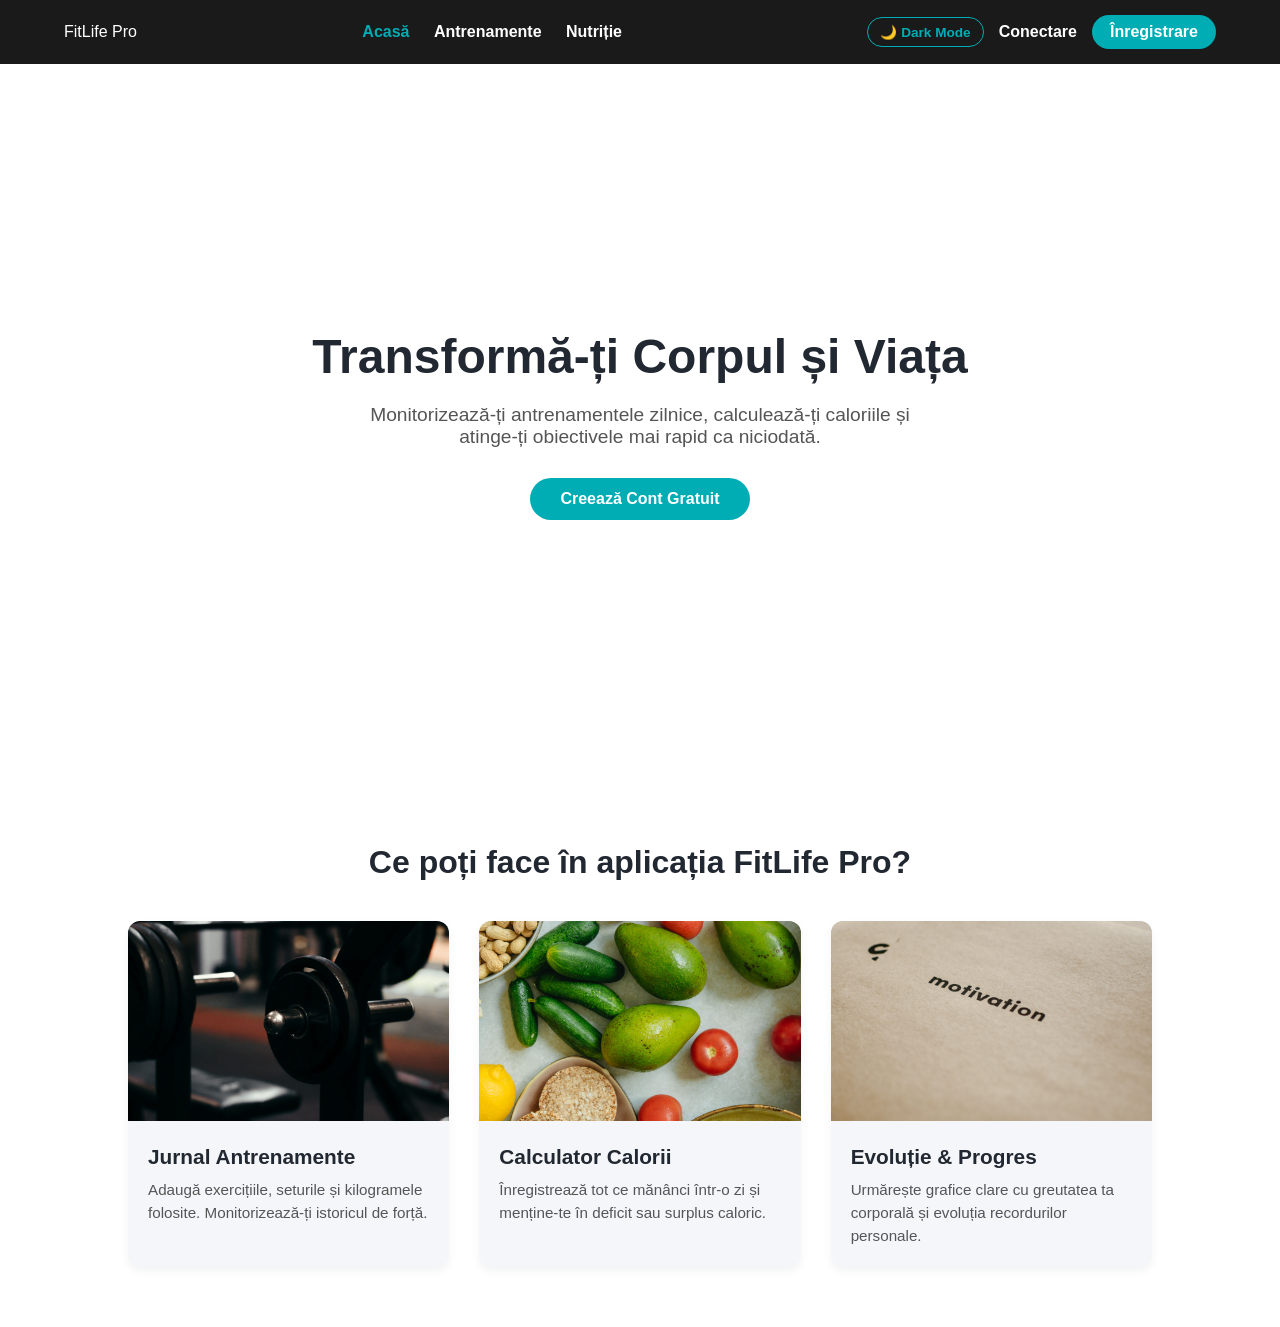
<file: index.html>
<!DOCTYPE html>
<html lang="ro">
<head>
    <meta charset="UTF-8">
    <meta name="viewport" content="width=device-width, initial-scale=1.0">
    <title>FitLife - Jurnalul Tău de Fitness</title>
    <!-- Conectarea fișierului de stil extern -->
    <link rel="stylesheet" href="style.css">
</head>
<body>

      <header class="navbar">
    <div class="logo">FitLife Pro</div>
    <nav class="nav-links">
        <a href="index.html" class="active">Acasă</a>
        <a href="antrenamente.html">Antrenamente</a>
        <a href="nutritie.html">Nutriție</a>
    </nav>
    
    <!-- AICI PUNEM BUTONUL NOU PENTRU SCHIMBAREA TEMEI -->
    <div style="display: flex; align-items: center;">
        <button id="theme-toggle" class="theme-toggle-btn">🌙 Dark Mode</button>
        
        <div class="auth-buttons" id="auth-area">
            <a href="login.html" class="login-btn">Conectare</a>
            <a href="register.html" class="register-btn">Înregistrare</a>
        </div>
    </div>
</header>

    <main class="hero-section">
        <h1>Transformă-ți Corpul și Viața</h1>
        <p>Monitorizează-ți antrenamentele zilnice, calculează-ți caloriile și atinge-ți obiectivele mai rapid ca niciodată.</p>
        <button class="cta-btn">Creează Cont Gratuit</button>
    </main>
       <!-- Secțiunea de Servicii/Funcționalități cu cele 3 imagini locale -->
    <section class="services-section">
        <h2 class="section-title">Ce poți face în aplicația FitLife Pro?</h2>
        
        <div class="cards-container">
            
            <!-- Cardul 1: Antrenamente -->
            <div class="card">
                <img src="sala.jpg" alt="Antrenamente Sală">
                <div class="card-content">
                    <h3>Jurnal Antrenamente</h3>
                    <p>Adaugă exercițiile, seturile și kilogramele folosite. Monitorizează-ți istoricul de forță.</p>
                </div>
            </div>

            <!-- Cardul 2: Nutriție -->
            <div class="card">
                <img src="nutritie.jpg" alt="Nutriție și Calorii">
                <div class="card-content">
                    <h3>Calculator Calorii</h3>
                    <p>Înregistrează tot ce mănânci într-o zi și menține-te în deficit sau surplus caloric.</p>
                </div>
            </div>

            <!-- Cardul 3: Progres -->
            <div class="card">
                <img src="progres.jpg" alt="Progres Fitness">
                <div class="card-content">
                    <h3>Evoluție & Progres</h3>
                    <p>Urmărește grafice clare cu greutatea ta corporală și evoluția recordurilor personale.</p>
                </div>
            </div>

        </div>
    </section>
    <!-- Adaugă acest script chiar înainte de </body> în index.html -->
       <script>
        window.addEventListener('DOMContentLoaded', () => {
            const esteConectat = localStorage.getItem('este_conectat');
            const numeUtilizator = localStorage.getItem('utilizator_curent');

            if (esteConectat === 'true' && numeUtilizator) {
                const authArea = document.getElementById('auth-area');
                authArea.innerHTML = `
                    <span style="font-weight: bold; color: #00adb5; font-size: 0.95rem;">Salut, ${numeUtilizator}!</span>
                    <a href="#" id="logout-btn" style="color: #ffffff; text-decoration: none; font-size: 0.9rem; margin-left: 10px; border: 1px solid #ffffff; padding: 5px 12px; border-radius: 15px; cursor: pointer;">Deconectare</a>
                `;

                document.getElementById('logout-btn').addEventListener('click', (e) => {
                    e.preventDefault();
                    localStorage.removeItem('este_conectat');
                    localStorage.removeItem('utilizator_curent');
                    window.location.reload();
                });
            }
        });
                // ==========================================
        // LOGICA PENTRU DARK MODE / LIGHT MODE
        // ==========================================
        const butonTema = document.getElementById('theme-toggle');

        // 1. Verificăm dacă utilizatorul a avut setat Dark Mode în trecut
        const temaSalvata = localStorage.getItem('tema_site');
        if (temaSalvata === 'dark') {
            document.body.classList.add('dark-theme');
            butonTema.innerText = '☀️ Light Mode';
        }

        // 2. Ascultăm când utilizatorul dă click pe buton
        butonTema.addEventListener('click', () => {
            // Schimbăm clasa dark-theme pe tot corpul paginii (body)
            document.body.classList.toggle('dark-theme');

            // Verificăm ce temă este activă acum și schimbăm textul butonului + salvăm în memorie
            if (document.body.classList.contains('dark-theme')) {
                butonTema.innerText = '☀️ Light Mode';
                localStorage.setItem('tema_site', 'dark'); // Ține minte că e Dark Mode
            } else {
                butonTema.innerText = '🌙 Dark Mode';
                localStorage.setItem('tema_site', 'light'); // Ține minte că e Light Mode
            }
        });

    </script>


</body>
</html>
</file>
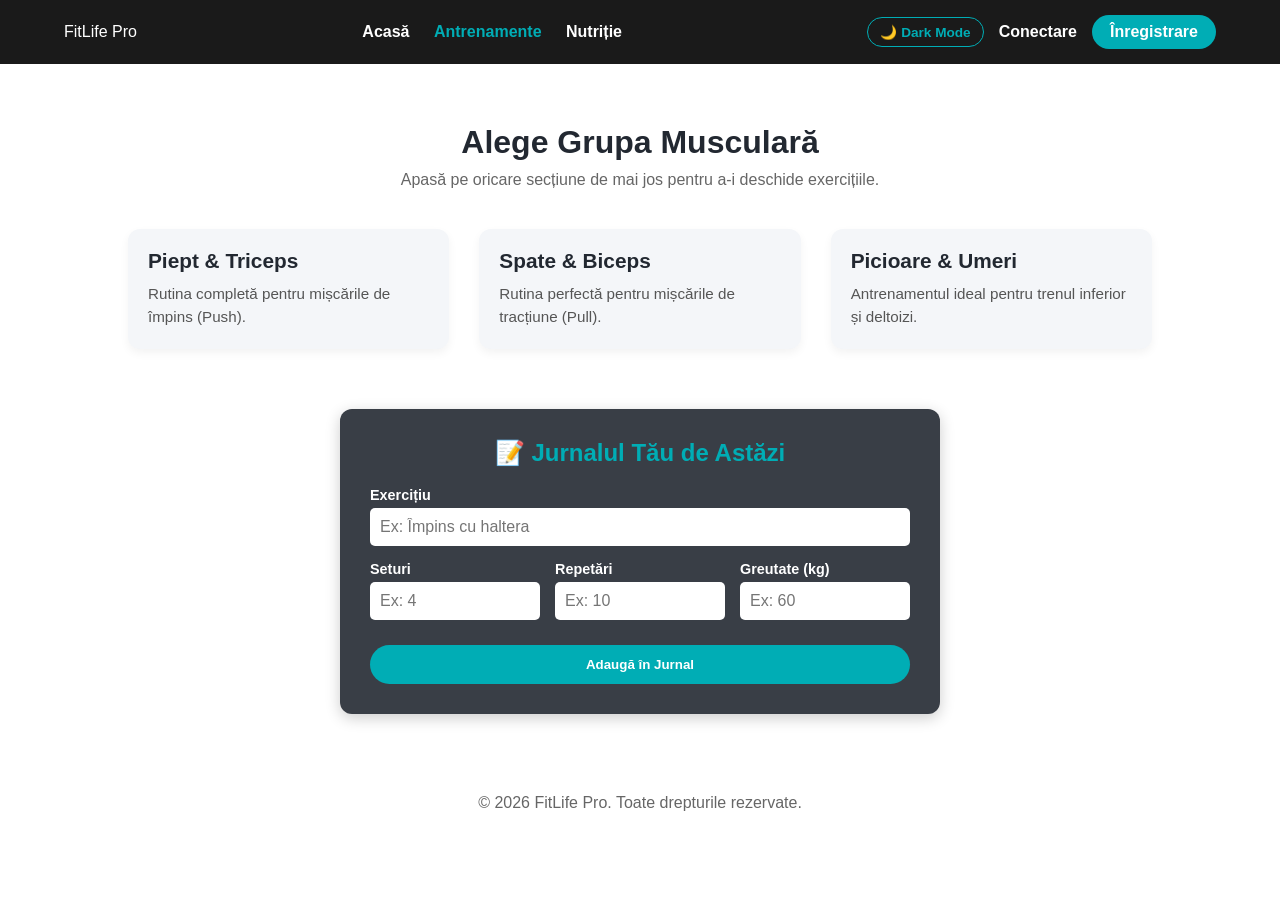
<file: antrenamente.html>
<!DOCTYPE html>
<html lang="ro">
<head>
    <meta charset="UTF-8">
    <meta name="viewport" content="width=device-width, initial-scale=1.0">
    <title>FitLife Pro - Antrenamente</title>
    <link rel="stylesheet" href="style.css">
    <style>
        .detalii-container {
            margin-top: 40px;
            width: 100%;
            max-width: 1000px;
            margin-left: auto;
            margin-right: auto;
        }
        .exercitii-detalii {
            display: none;
            background-color: #f4f6f9;
            padding: 30px;
            border-radius: 12px;
            border-left: 6px solid #00adb5;
            text-align: left;
            box-shadow: 0 4px 15px rgba(0,0,0,0.05);
            cursor: default; 
        }
        .exercitiu-item {
            margin-bottom: 20px;
            transition: opacity 0.3s;
        }
        .exercitiu-item:last-child {
            margin-bottom: 0;
        }
        .exercitiu-item h4 {
            color: #222831;
            font-size: 1.3rem;
            margin-bottom: 8px;
        }
        .exercitiu-item p {
            font-size: 1rem;
            color: #555555;
            line-height: 1.6;
        }
        .card {
            cursor: pointer;
            transition: transform 0.3s, box-shadow 0.3s;
        }
        .card:hover {
            box-shadow: 0 6px 15px rgba(0,0,0,0.1);
        }
    </style>
</head>
<body>

    <header class="navbar">
        <div class="logo">FitLife Pro</div>
        <nav class="nav-links">
            <a href="index.html">Acasă</a>
            <a href="antrenamente.html" class="active">Antrenamente</a>
            <a href="nutritie.html">Nutriție</a>
        </nav>
         <div style="display: flex; align-items: center;">
        <button id="theme-toggle" class="theme-toggle-btn">🌙 Dark Mode</button>
        
        <div class="auth-buttons" id="auth-area">
            <a href="login.html" class="login-btn">Conectare</a>
            <a href="register.html" class="register-btn">Înregistrare</a>
        </div>
    </div>

    </header>

    <section class="services-section">
        <h2 class="section-title">Alege Grupa Musculară</h2>
        <p style="text-align: center; margin-top: -30px; margin-bottom: 40px; color: #666;">Apasă pe oricare secțiune de mai jos pentru a-i deschide exercițiile.</p>
        
        <div class="cards-container">
            <div class="card" onclick="toggleExercitii('piept-triceps')">
                <div class="card-content">
                    <h3>Piept & Triceps</h3>
                    <p>Rutina completă pentru mișcările de împins (Push).</p>
                </div>
            </div>

            <div class="card" onclick="toggleExercitii('spate-biceps')">
                <div class="card-content">
                    <h3>Spate & Biceps</h3>
                    <p>Rutina perfectă pentru mișcările de tracțiune (Pull).</p>
                </div>
            </div>

            <div class="card" onclick="toggleExercitii('picioare-umeri')">
                <div class="card-content">
                    <h3>Picioare & Umeri</h3>
                    <p>Antrenamentul ideal pentru trenul inferior și deltoizi.</p>
                </div>
            </div>
        </div>

        <div class="detalii-container">
            <!-- Detalii Piept & Triceps -->
            <div id="piept-triceps" class="exercitii-detalii">
                <div class="exercitiu-item">
                    <label style="display: flex; align-items: center; gap: 10px; cursor: pointer;">
                        <input type="checkbox" onchange="bifeazaExercitiu(this)" style="transform: scale(1.3); cursor: pointer;">
                        <h4 style="margin: 0;">1. Împins cu haltera de pe bancă orizontală</h4>
                    </label>
                    <p style="margin-top: 10px;"><strong>Execuție:</strong> Coboară haltera controlat până atingi ușor mijlocul pieptului, menținând coatele la un unghi de 45 de grade față de corp.</p>
                    <button type="button" class="btn-pauza" onclick="pornesteCronometru(60, this)" style="margin-top: 8px; padding: 5px 12px; background: #00adb5; color: white; border: none; border-radius: 4px; cursor: pointer; font-size: 0.85rem;">⏱️ Pornește Pauza (60s)</button>
                </div>
                <hr style="margin: 20px 0; border: 0; border-top: 1px solid #ddd;">
                <div class="exercitiu-item">
                    <label style="display: flex; align-items: center; gap: 10px; cursor: pointer;">
                        <input type="checkbox" onchange="bifeazaExercitiu(this)" style="transform: scale(1.3); cursor: pointer;">
                        <h4 style="margin: 0;">2. Extensii la scripete pentru triceps</h4>
                    </label>
                    <p style="margin-top: 10px;"><strong>Execuție:</strong> Menține spatele drept și coatele complet blocate pe lângă corp.</p>
                    <button type="button" class="btn-pauza" onclick="pornesteCronometru(60, this)" style="margin-top: 8px; padding: 5px 12px; background: #00adb5; color: white; border: none; border-radius: 4px; cursor: pointer; font-size: 0.85rem;">⏱️ Pornește Pauza (60s)</button>
                </div>
            </div>

            <!-- Detalii Spate & Biceps -->
            <div id="spate-biceps" class="exercitii-detalii">
                <div class="exercitiu-item">
                    <label style="display: flex; align-items: center; gap: 10px; cursor: pointer;">
                        <input type="checkbox" onchange="bifeazaExercitiu(this)" style="transform: scale(1.3); cursor: pointer;">
                        <h4 style="margin: 0;">1. Tracțiuni la helcometru (Lat Pulldown)</h4>
                    </label>
                    <p style="margin-top: 10px;"><strong>Execuție:</strong> Apucă bara puțin mai lat decât umerii. Trage bara în jos către partea superioară a pieptului.</p>
                    <button type="button" class="btn-pauza" onclick="pornesteCronometru(60, this)" style="margin-top: 8px; padding: 5px 12px; background: #00adb5; color: white; border: none; border-radius: 4px; cursor: pointer; font-size: 0.85rem;">⏱️ Pornește Pauza (60s)</button>
                </div>
                <hr style="margin: 20px 0; border: 0; border-top: 1px solid #ddd;">
                <div class="exercitiu-item">
                    <label style="display: flex; align-items: center; gap: 10px; cursor: pointer;">
                        <input type="checkbox" onchange="bifeazaExercitiu(this)" style="transform: scale(1.3); cursor: pointer;">
                        <h4 style="margin: 0;">2. Flexii alternate cu gantere pentru biceps</h4>
                    </label>
                    <p style="margin-top: 10px;"><strong>Execuție:</strong> Stai în picioare cu palmele orientate spre corp. Ridică pe rând câte o ganteră.</p>
                    <button type="button" class="btn-pauza" onclick="pornesteCronometru(60, this)" style="margin-top: 8px; padding: 5px 12px; background: #00adb5; color: white; border: none; border-radius: 4px; cursor: pointer; font-size: 0.85rem;">⏱️ Pornește Pauza (60s)</button>
                </div>
            </div>

            <!-- Detalii Picioare & Umeri -->
            <div id="picioare-umeri" class="exercitii-detalii">
                <div class="exercitiu-item">
                    <label style="display: flex; align-items: center; gap: 10px; cursor: pointer;">
                        <input type="checkbox" onchange="bifeazaExercitiu(this)" style="transform: scale(1.3); cursor: pointer;">
                        <h4 style="margin: 0;">1. Genuflexiuni cu haltera în spate</h4>
                    </label>
                    <p style="margin-top: 10px;"><strong>Execuție:</strong> Coboară bazinul controlat împingând șoldurile înapoi. Menține spatele drept și coboară până când coapsele sunt paralele cu solul.</p>
                    <button type="button" class="btn-pauza" onclick="pornesteCronometru(60, this)" style="margin-top: 8px; padding: 5px 12px; background: #00adb5; color: white; border: none; border-radius: 4px; cursor: pointer; font-size: 0.85rem;">⏱️ Pornește Pauza (60s)</button>
                </div>
                <hr style="margin: 20px 0; border: 0; border-top: 1px solid #ddd;">
                <div class="exercitiu-item">
                    <label style="display: flex; align-items: center; gap: 10px; cursor: pointer;">
                        <input type="checkbox" onchange="bifeazaExercitiu(this)" style="transform: scale(1.3); cursor: pointer;">
                        <h4 style="margin: 0;">2. Presă militară cu gantere (Umeri)</h4>
                    </label>
                    <p style="margin-top: 10px;"><strong>Execuție:</strong> Din poziția șezând, ridică ganterele la nivelul urechilor. Împinge greutățile deasupra capului.</p>
                    <button type="button" class="btn-pauza" onclick="pornesteCronometru(60, this)" style="margin-top: 8px; padding: 5px 12px; background: #00adb5; color: white; border: none; border-radius: 4px; cursor: pointer; font-size: 0.85rem;">⏱️ Pornește Pauza (60s)</button>
                </div>
            </div>
        </div>
        <!-- --- SECȚIUNEA JURNAL ANTRENAMENT --- -->
        <div style="margin-top: 60px; max-width: 600px; margin-left: auto; margin-right: auto; background-color: #393e46; padding: 30px; border-radius: 12px; box-shadow: 0 4px 15px rgba(0,0,0,0.2); text-align: left;">
            <h3 style="color: #00adb5; font-size: 1.5rem; margin-bottom: 20px; text-align: center;">📝 Jurnalul Tău de Astăzi</h3>
            
            <form id="jurnal-form" style="display: flex; flex-direction: column; gap: 15px;">
                <div class="form-group" style="margin-bottom: 0;">
                    <label style="color: #ffffff; font-weight: bold; margin-bottom: 5px;">Exercițiu</label>
                    <input type="text" id="jurnal-exercitiu" placeholder="Ex: Împins cu haltera" required style="padding: 10px; border-radius: 5px; border: none; font-size: 1rem; width: 100%;">
                </div>
                
                <div style="display: flex; gap: 15px;">
                    <div class="form-group" style="flex: 1; margin-bottom: 0;">
                        <label style="color: #ffffff; font-weight: bold; margin-bottom: 5px;">Seturi</label>
                        <input type="number" id="jurnal-seturi" placeholder="Ex: 4" required min="1" style="padding: 10px; border-radius: 5px; border: none; font-size: 1rem; width: 100%;">
                    </div>
                    <div class="form-group" style="flex: 1; margin-bottom: 0;">
                        <label style="color: #ffffff; font-weight: bold; margin-bottom: 5px;">Repetări</label>
                        <input type="number" id="jurnal-repetari" placeholder="Ex: 10" required min="1" style="padding: 10px; border-radius: 5px; border: none; font-size: 1rem; width: 100%;">
                    </div>
                    <div class="form-group" style="flex: 1; margin-bottom: 0;">
                        <label style="color: #ffffff; font-weight: bold; margin-bottom: 5px;">Greutate (kg)</label>
                        <input type="number" id="jurnal-greutate" placeholder="Ex: 60" required min="0" style="padding: 10px; border-radius: 5px; border: none; font-size: 1rem; width: 100%;">
                    </div>
                </div>
                
                <button type="submit" style="margin-top: 10px; width: 100%; padding: 12px; background-color: #00adb5; color: white; border: none; border-radius: 25px; font-weight: bold; cursor: pointer;">Adaugă în Jurnal</button>
            </form>

            <div id="zona-tabel" style="margin-top: 30px; display: none;">
                <h4 style="color: #ffffff; margin-bottom: 10px; border-bottom: 1px solid #555; padding-bottom: 5px;">Exerciții Înregistrate:</h4>
                <table style="width: 100%; border-collapse: collapse; color: #ffffff; font-size: 0.95rem;">
                    <thead>
                        <tr style="border-bottom: 2px solid #00adb5; text-align: left;">
                            <th style="padding: 8px;">Exercițiu</th>
                            <th style="padding: 8px;">Seturi</th>
                            <th style="padding: 8px;">Repetări</th>
                            <th style="padding: 8px;">Greutate</th>
                        </tr>
                    </thead>
                    <tbody id="lista-jurnal">
                        <!-- Rândurile vor fi inserate prin JavaScript -->
                    </tbody>
                </table>
            </div>
        </div>
    </section>

    <div id="notificare-pauza" style="display: none; position: fixed; top: 0; left: 0; width: 100%; height: 100%; background: rgba(0,0,0,0.5); justify-content: center; align-items: center; z-index: 9999;">
        <div style="background: white; padding: 30px; border-radius: 12px; text-align: center; box-shadow: 0 4px 20px rgba(0,0,0,0.2); max-width: 350px; width: 90%;">
            <h3 style="color: #222831; margin-bottom: 10px;">⏰ Pauza s-a terminat!</h3>
            <p style="color: #555; margin-bottom: 20px;">Treci la următorul set! 💪</p>
            <button onclick="inchideNotificare()" style="padding: 10px 25px; background: #00adb5; color: white; border: none; border-radius: 25px; font-weight: bold; cursor: pointer;">Am înțeles</button>
        </div>
    </div>

    <footer>
        <p style="text-align: center; padding: 20px; color: #666;">&copy; 2026 FitLife Pro. Toate drepturile rezervate.</p>
    </footer>

    <script>
        window.addEventListener('DOMContentLoaded', () => {
            const esteConectat = localStorage.getItem('este_conectat');
            const numeUtilizator = localStorage.getItem('utilizator_curent');

            if (esteConectat === 'true' && numeUtilizator) {
                const authArea = document.getElementById('auth-area');
                authArea.innerHTML = `
                    <span style="font-weight: bold; color: #00adb5; font-size: 0.95rem;">Salut, ${numeUtilizator}!</span>
                    <a href="#" id="logout-btn" style="color: #ffffff; text-decoration: none; font-size: 0.9rem; margin-left: 10px; border: 1px solid #ffffff; padding: 5px 12px; border-radius: 15px; cursor: pointer;">Deconectare</a>
                `;

                document.getElementById('logout-btn').addEventListener('click', (e) => {
                    e.preventDefault();
                    localStorage.removeItem('este_conectat');
                    localStorage.removeItem('utilizator_curent');
                    window.location.reload();
                });
            }
        });

        function toggleExercitii(idSectiune) {
            const toateSectiunile = document.querySelectorAll('.exercitii-detalii');
            toateSectiunile.forEach(sectiune => {
                if (sectiune.id === idSectiune) {
                    sectiune.style.display = sectiune.style.display === 'block' ? 'none' : 'block';
                } else {
                    sectiune.style.display = 'none';
                }
            });
        }

        function bifeazaExercitiu(checkbox) {
            const elementItem = checkbox.closest('.exercitiu-item');
            if (checkbox.checked) {
                elementItem.style.opacity = "0.5";
                elementItem.style.textDecoration = "line-through";
            } else {
                elementItem.style.opacity = "1";
                elementItem.style.textDecoration = "none";
            }
        }

        function pornesteCronometru(secunde, buton) {
            if (buton.disabled) return;
            
            buton.disabled = true; 
            buton.style.background = "#888888"; 
            
            let timpRamas = secunde;

            const interval = setInterval(() => {
                timpRamas--;
                buton.innerText = `⏱️ Pauză: ${timpRamas}s`;

                if (timpRamas <= 0) {
                    clearInterval(interval); 
                    buton.disabled = false;  
                    buton.style.background = "#00adb5"; 
                    buton.innerText = "⏱️ Pornește Pauza (60s)";
                    document.getElementById('notificare-pauza').style.display = 'flex';
                }
            }, 1000);
        }

        function inchideNotificare() {
            document.getElementById('notificare-pauza').style.display = 'none';
        }

        document.getElementById('jurnal-form').addEventListener('submit', function(event) {
            event.preventDefault();

            const exercitiu = document.getElementById('jurnal-exercitiu').value;
            const seturi = document.getElementById('jurnal-seturi').value;
            const repetari = document.getElementById('jurnal-repetari').value;
            const greutate = document.getElementById('jurnal-greutate').value;

            const tabelBody = document.getElementById('lista-jurnal');
            const randNou = document.createElement('tr');
            randNou.style.borderBottom = "1px solid #555";

            randNou.innerHTML = `
                <td style="padding: 8px;">${exercitiu}</td>
                <td style="padding: 8px;">${seturi}</td>
                <td style="padding: 8px;">${repetari}</td>
                <td style="padding: 8px;">${greutate} kg</td>
            `;

            tabelBody.appendChild(randNou);
            document.getElementById('zona-tabel').style.display = 'block';
            document.getElementById('jurnal-form').reset();
        });
                // LOGICA GLOBALĂ PENTRU DARK MODE
        const butonTema = document.getElementById('theme-toggle');
        const temaSalvata = localStorage.getItem('tema_site');
        
        if (temaSalvata === 'dark') {
            document.body.classList.add('dark-theme');
            butonTema.innerText = '☀️ Light Mode';
        }

        butonTema.addEventListener('click', () => {
            document.body.classList.toggle('dark-theme');
            if (document.body.classList.contains('dark-theme')) {
                butonTema.innerText = '☀️ Light Mode';
                localStorage.setItem('tema_site', 'dark');
            } else {
                butonTema.innerText = '🌙 Dark Mode';
                localStorage.setItem('tema_site', 'light');
            }
        });

    </script>
</body>
</html>
</file>
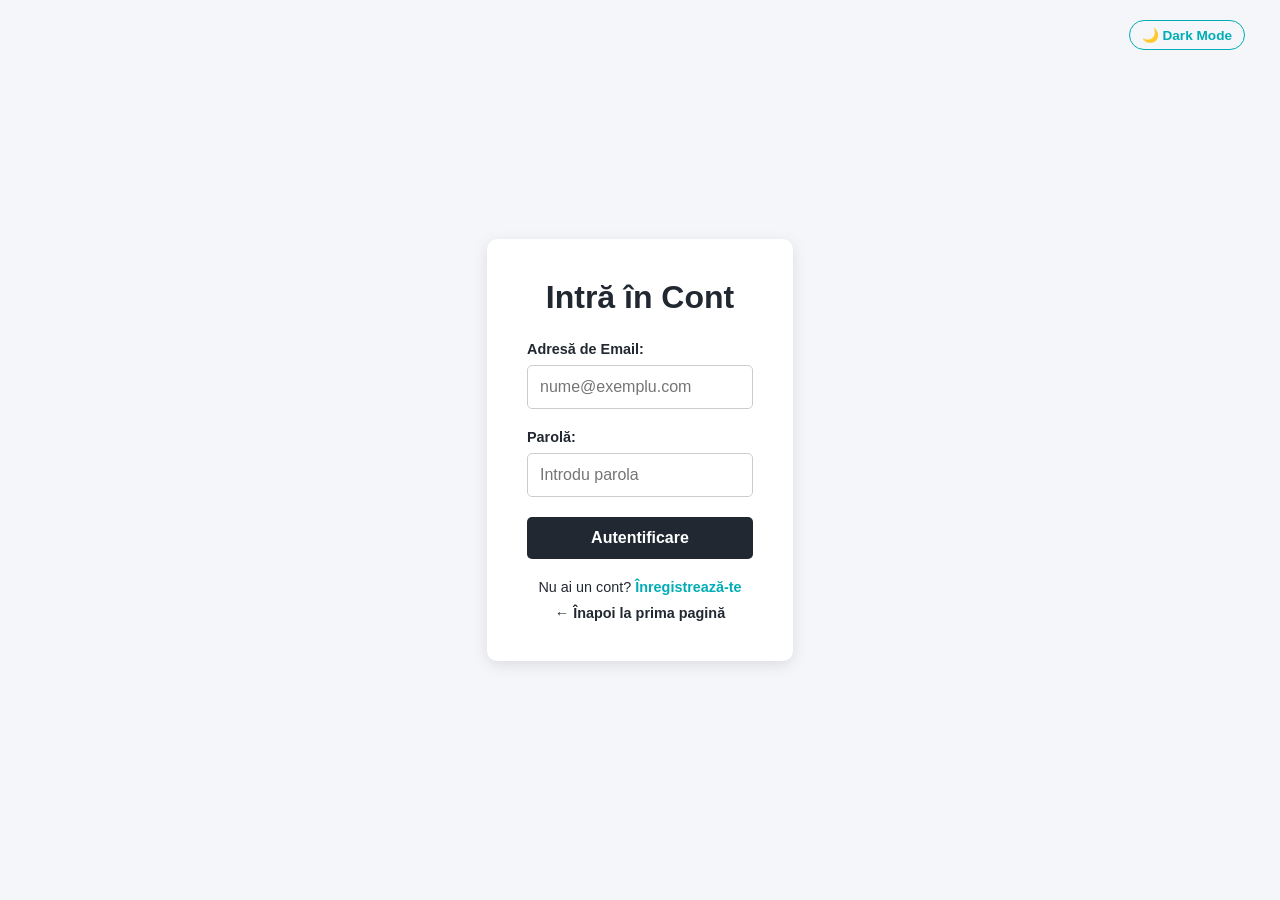
<file: login.html>
<!DOCTYPE html>
<html lang="ro">
<head>
    <meta charset="UTF-8">
    <meta name="viewport" content="width=device-width, initial-scale=1.0">
    <title>Conectare - FitLife Pro</title>
    <link rel="stylesheet" href="style.css">
</head>
<body style="background-color: #f4f6f9; display: flex; justify-content: center; align-items: center; height: 100vh;">
<button id="theme-toggle" class="theme-toggle-btn" style="position: absolute; top: 20px; right: 20px;">🌙 Dark Mode</button>

    <section class="auth-section" style="padding: 0;">
        <form>
            <h2 style="text-align: center; margin-bottom: 25px;">Intră în Cont</h2>
            
            <div class="form-group">
                <label for="email">Adresă de Email:</label>
                <input type="email" id="email" placeholder="nume@exemplu.com" required>
            </div>

            <div class="form-group">
                <label for="password">Parolă:</label>
                <input type="password" id="password" placeholder="Introdu parola" required>
            </div>

            <button type="submit" class="submit-btn">Autentificare</button>
            
            <p style="margin-top: 20px; text-align: center; font-size: 0.9rem;">
                Nu ai un cont? <a href="register.html" style="color: #00adb5; text-decoration: none; font-weight: bold;">Înregistrează-te</a>
            </p>
            <p style="margin-top: 10px; text-align: center; font-size: 0.9rem;">
                <a href="index.html" style="color: #222831; text-decoration: none;">← Înapoi la prima pagină</a>
            </p>
        </form>
                </form> <!-- Aici se termină cutia albă a formularului -->

        <!-- Chiar sub ea, adaugi acest rând de cod: -->
    
        
    </main> <!-- Aici se închide secțiunea principală a paginii -->

    </section>
    <!-- Adăugăm acest script chiar înainte de </body> -->
        <script>
        document.querySelector('form').addEventListener('submit', function(event) {
            event.preventDefault(); 

            const emailIntrodus = document.getElementById('email').value.trim();
            const parolaIntrodusă = document.getElementById('password').value;

            // 1. Preluăm lista de utilizatori înregistrați din browser
            const listaUtilizatori = JSON.parse(localStorage.getItem('utilizatori_fitlife')) || [];

            // 2. Căutăm utilizatorul după emailul introdus
            const utilizatorGasit = listaUtilizatori.find(u => u.email === emailIntrodus);

            if (!utilizatorGasit) {
                alert('Nu s-a găsit niciun cont cu acest email. Te rugăm să te înregistrezi!');
                return;
            }

            // 3. Dacă am găsit emailul, verificăm dacă și parola este corectă
            if (parolaIntrodusă === utilizatorGasit.parola) {
                alert(`Bine ai revenit, ${utilizatorGasit.nume}! Conectare reușită.`);
                
                // --- LINIILE VITALE PENTRU NAVBAR ---
                localStorage.setItem('este_conectat', 'true');
                localStorage.setItem('utilizator_curent', utilizatorGasit.nume); // Trimite numele către navbar!

                // Redirecționăm utilizatorul către prima pagină
                window.location.href = 'index.html';
            } else {
                alert('Parola este incorectă! Încearcă din nou.');
            }
        });
    </script>

    <script>
        const butonTema = document.getElementById('theme-toggle');
        const temaSalvata = localStorage.getItem('tema_site');
        
        if (temaSalvata === 'dark') {
            document.body.classList.add('dark-theme');
            butonTema.innerText = '☀️ Light Mode';
        }

        butonTema.addEventListener('click', () => {
            document.body.classList.toggle('dark-theme');
            if (document.body.classList.contains('dark-theme')) {
                butonTema.innerText = '☀️ Light Mode';
                localStorage.setItem('tema_site', 'dark');
            } else {
                butonTema.innerText = '🌙 Dark Mode';
                localStorage.setItem('tema_site', 'light');
            }
        });
    </script>

</body>
</html>
</file>
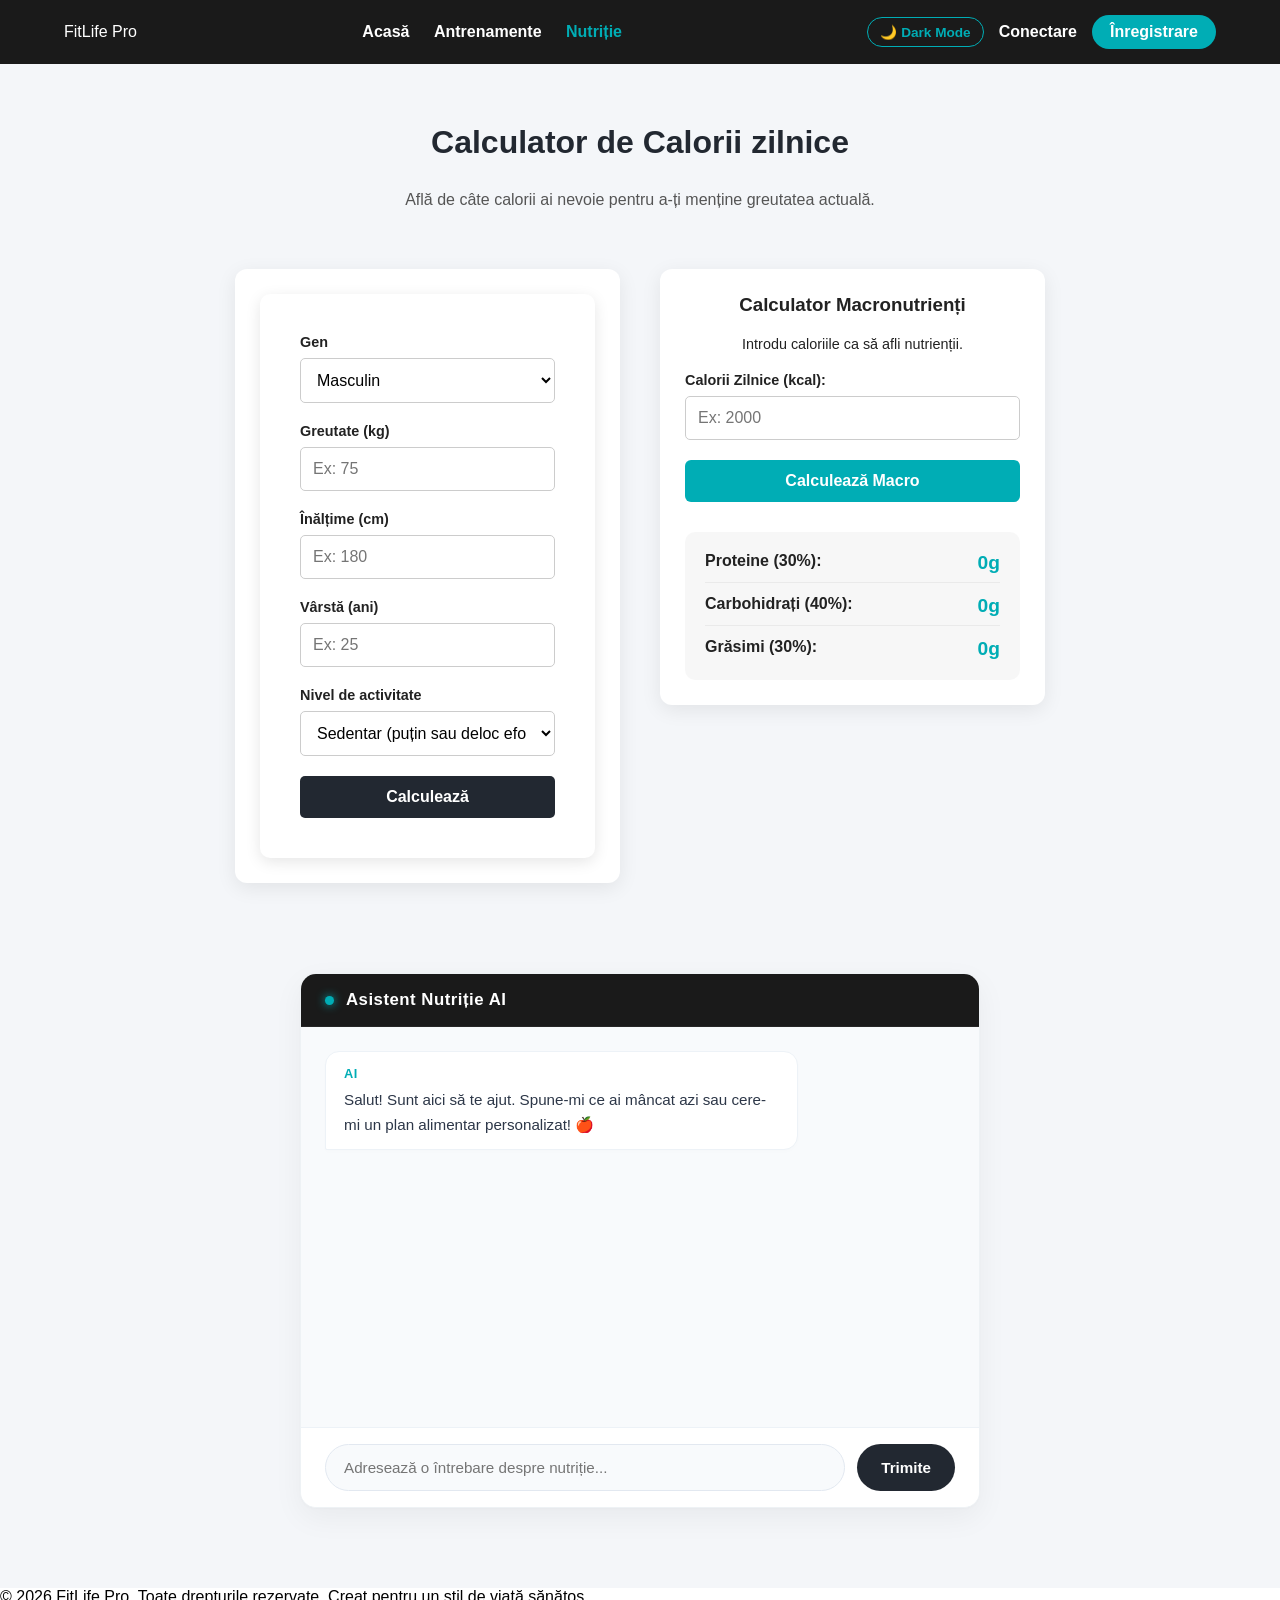
<file: nutritie.html>
<!DOCTYPE html>
<html lang="ro">
<head>
    <meta charset="UTF-8">
    <meta name="viewport" content="width=device-width, initial-scale=1.0">
    <title>FitLife Pro - Nutriție</title>
    <link rel="stylesheet" href="style.css">
</head>
<body>

    <header class="navbar">
        <div class="logo">FitLife Pro</div>
        <nav class="nav-links">
            <a href="index.html">Acasă</a>
            <a href="antrenamente.html">Antrenamente</a>
            <a href="nutritie.html" class="active">Nutriție</a>
        </nav>
        <div style="display: flex; align-items: center;">
            <button id="theme-toggle" class="theme-toggle-btn">🌙 Dark Mode</button>
            <div class="auth-buttons" id="auth-area">
                <a href="login.html" class="login-btn">Conectare</a>
                <a href="register.html" class="register-btn">Înregistrare</a>
            </div>
        </div>
    </header>

    <main class="auth-section">
        <h2>Calculator de Calorii zilnice</h2>
        <p style="margin-bottom: 20px; color: #555;">Află de câte calorii ai nevoie pentru a-ți menține greutatea actuală.</p>
        
        <div class="nutritie-calculatoare-wrapper">

            <!-- CALCULATORUL TĂU DE CALORII -->
            <div class="calculator-box">
                <form id="calorie-form">
                    <div class="form-group">
                        <label for="sex">Gen</label>
                        <select id="sex" style="padding: 12px; border: 1px solid #cccccc; border-radius: 5px; font-size: 1rem; outline: none; background: white;">
                            <option value="masculin">Masculin</option>
                            <option value="feminin">Feminin</option>
                        </select>
                    </div>
                    <div class="form-group">
                        <label for="greutate">Greutate (kg)</label>
                        <input type="number" id="greutate" placeholder="Ex: 75" required min="30" max="250">
                    </div>
                    <div class="form-group">
                        <label for="inaltime">Înălțime (cm)</label>
                        <input type="number" id="inaltime" placeholder="Ex: 180" required min="100" max="250">
                    </div>
                    <div class="form-group">
                        <label for="varsta">Vârstă (ani)</label>
                        <input type="number" id="varsta" placeholder="Ex: 25" required min="10" max="100">
                    </div>
                    <div class="form-group">
                        <label for="activitate">Nivel de activitate</label>
                        <select id="activitate" style="padding: 12px; border: 1px solid #cccccc; border-radius: 5px; font-size: 1rem; outline: none; background: white;">
                            <option value="1.2">Sedentar (puțin sau deloc efort)</option>
                            <option value="1.375">Activitate ușoară (1-3 zile/săptămână)</option>
                            <option value="1.55">Activitate moderată (3-5 zile/săptămână)</option>
                            <option value="1.725">Activitate intensă (6-7 zile/săptămână)</option>
                        </select>
                    </div>
                    <button type="submit" class="submit-btn">Calculează</button>
                </form>

                <div id="rezultat-calorii" style="margin-top: 30px; display: none; text-align: center; background: #ffffff; padding: 25px; border-radius: 10px; box-shadow: 0 4px 15px rgba(0,0,0,0.1); width: 100%;">
                    <h3 style="color: #222831; margin-bottom: 20px;">Planul Tău Caloric:</h3>
                    <div style="margin-bottom: 15px; padding: 10px; border-bottom: 1px solid #eee;">
                        <p style="font-size: 0.9rem; color: #666; margin-bottom: 5px;">Pentru Menținere Greutate</p>
                        <p style="font-size: 1.4rem; font-weight: bold; color: #222831;"><span id="calorii-mentinere">0</span> kcal / zi</p>
                    </div>
                    <div class="zona-slabire-box" style="margin-bottom: 15px; padding: 10px; border-bottom: 1px solid #eee; background-color: #fff5f5; border-radius: 8px;">
                        <p style="font-size: 0.9rem; color: #c53030; margin-bottom: 5px; font-weight: bold;">Pentru Slăbire (Deficit)</p>
                        <p style="font-size: 1.4rem; font-weight: bold; color: #c53030;"><span id="calorii-slabire">0</span> kcal / zi</p>
                    </div>
                    <div class="zona-masa-box" style="padding: 10px; background-color: #f0fff4; border-radius: 8px;">
                        <p style="font-size: 0.9rem; color: #2f855a; margin-bottom: 5px; font-weight: bold;">Pentru Masă Musculară (Surplus)</p>
                        <p style="font-size: 1.4rem; font-weight: bold; color: #2f855a;"><span id="calorii-masa">0</span> kcal / zi</p>
                    </div>
                </div>
            </div>
            <!-- CALCULATORUL TĂU DE MACRONUTRIENȚI -->
            <div class="calculator-box macro-box">
                <h3 style="margin-bottom: 20px; text-align: center;">Calculator Macronutrienți</h3>
                <p style="font-size: 0.9rem; text-align: center; margin-bottom: 20px;">Introdu caloriile ca să afli nutrienții.</p>
                <div class="form-group">
                    <label for="macro-calorii">Calorii Zilnice (kcal):</label>
                    <input type="number" id="macro-calorii" placeholder="Ex: 2000" min="0" required style="width: 100%; padding: 12px; border: 1px solid #cccccc; border-radius: 5px; font-size: 1rem;">
                </div>
                <button type="button" class="submit-btn" id="btn-calculeaza-macro" onclick="calculeazaMacronutrienti()">Calculează Macro</button>
                <div id="rezultat-macro-box" style="margin-top: 30px; padding: 20px; background: rgba(0,0,0,0.03); border-radius: 10px;">
                    <div style="display: flex; justify-content: space-between; margin-bottom: 12px; padding-bottom: 8px; border-bottom: 1px solid rgba(0,0,0,0.05);">
                        <span style="font-weight: bold;">Proteine (30%):</span>
                        <span id="rezultat-proteine" style="font-weight: bold; color: #00adb5; font-size: 1.2rem;">0g</span>
                    </div>
                    <div style="display: flex; justify-content: space-between; margin-bottom: 12px; padding-bottom: 8px; border-bottom: 1px solid rgba(0,0,0,0.05);">
                        <span style="font-weight: bold;">Carbohidrați (40%):</span>
                        <span id="rezultat-carbohidrati" style="font-weight: bold; color: #00adb5; font-size: 1.2rem;">0g</span>
                    </div>
                    <div style="display: flex; justify-content: space-between;">
                        <span style="font-weight: bold;">Grăsimi (30%):</span>
                        <span id="rezultat-grasimi" style="font-weight: bold; color: #00adb5; font-size: 1.2rem;">0g</span>
                    </div>
                </div>
            </div>

        </div> <!-- Închidere wrapper calculatoare -->

                <!-- SECȚIUNEA CHAT AI CURATĂ ȘI STILATĂ -->
        <section class="ai-chat-section">
            <div class="chat-card">
                <div class="chat-header">
                    <span class="status-dot"></span>
                    <h3>Asistent Nutriție AI</h3>
                </div>
                <div id="chat-output" class="chat-box">
                    <div class="ai-msg">
                        <strong>AI</strong>
                        <p>Salut! Sunt aici să te ajut. Spune-mi ce ai mâncat azi sau cere-mi un plan alimentar personalizat! 🍎</p>
                    </div>
                </div>
                <div class="chat-input-area">
                    <input type="text" id="user-input" placeholder="Adresează o întrebare despre nutriție...">
                    <button id="send-btn">Trimite</button>
                </div>
            </div>
        </section>


    </main> <!-- Închidere main auth-section -->
    <footer>
        <p>&copy; 2026 FitLife Pro. Toate drepturile rezervate. Creat pentru un stil de viață sănătos.</p>
    </footer>

    <script>
        // 1. Verificăm starea de conectare la încărcarea paginii
        window.addEventListener('DOMContentLoaded', () => {
            const esteConectat = localStorage.getItem('este_conectat');
            const numeUtilizator = localStorage.getItem('utilizator_curent');

            if (esteConectat === 'true' && numeUtilizator) {
                const authArea = document.getElementById('auth-area');
                if (authArea) {
                    authArea.innerHTML = `
                        <span style="font-weight: bold; color: #00adb5; font-size: 0.95rem;">Salut, ${numeUtilizator}!</span>
                        <a href="#" id="logout-btn" style="color: #ffffff; text-decoration: none; font-size: 0.9rem; margin-left: 10px; border: 1px solid #ffffff; padding: 5px 12px; border-radius: 15px; cursor: pointer;">Deconectare</a>
                    `;

                    document.getElementById('logout-btn').addEventListener('click', (e) => {
                        e.preventDefault();
                        localStorage.removeItem('este_conectat');
                        localStorage.removeItem('utilizator_curent');
                        window.location.reload();
                    });
                }

                // Autocompletare date fizice salvate în cont
                const listaUtilizatori = JSON.parse(localStorage.getItem('utilizatori_fitlife')) || [];
                const utilizatorCurentDate = listaUtilizatori.find(u => u.nume === numeUtilizator);

                if (utilizatorCurentDate) {
                    if(document.getElementById('greutate')) document.getElementById('greutate').value = utilizatorCurentDate.greutate;
                    if(document.getElementById('inaltime')) document.getElementById('inaltime').value = utilizatorCurentDate.inaltime;
                    if(document.getElementById('varsta')) document.getElementById('varsta').value = utilizatorCurentDate.varsta;
                }
            }
        });

        // 2. Logica de calcul a calculatorului existent (Calorii)
        document.getElementById('calorie-form').addEventListener('submit', function(event) {
            event.preventDefault();

            const sex = document.getElementById('sex').value;
            const greutate = parseFloat(document.getElementById('greutate').value);
            const inaltime = parseFloat(document.getElementById('inaltime').value);
            const varsta = parseInt(document.getElementById('varsta').value);
            const activitate = parseFloat(document.getElementById('activitate').value);

            let bmr = 0;
            if (sex === 'masculin') {
                bmr = (10 * greutate) + (6.25 * inaltime) - (5 * varsta) + 5;
            } else {
                bmr = (10 * greutate) + (6.25 * inaltime) - (5 * varsta) - 161;
            }

            const caloriiMentinere = Math.round(bmr * activitate);
            const caloriiSlabire = caloriiMentinere - 400;
            const caloriiMasa = caloriiMentinere + 300;

            document.getElementById('calorii-mentinere').innerText = caloriiMentinere;
            document.getElementById('calorii-slabire').innerText = caloriiSlabire;
            document.getElementById('calorii-masa').innerText = caloriiMasa;

            document.getElementById('rezultat-calorii').style.display = 'block';

            localStorage.setItem('fitlife_mentinere', caloriiMentinere);
            localStorage.setItem('fitlife_slabire', caloriiSlabire);
            localStorage.setItem('fitlife_masa', caloriiMasa);
        });

        // 3. SCRIPTUL NOU DE LOGICĂ PENTRU MACRONUTRIENȚI
        function calculeazaMacronutrienti() {
            const inputCalorii = document.getElementById('macro-calorii').value;
            const calorii = parseFloat(inputCalorii);

            if (!calorii || calorii <= 0) {
                alert("Te rog introdu un număr valid de calorii zilnice!");
                return;
            }

            const grameProteine = Math.round((calorii * 0.30) / 4);
            const grameCarbohidrati = Math.round((calorii * 0.40) / 4);
            const grameGrasimi = Math.round((calorii * 0.30) / 9);

            document.getElementById('rezultat-proteine').innerText = grameProteine + "g";
            document.getElementById('rezultat-carbohidrati').innerText = grameCarbohidrati + "g";
            document.getElementById('rezultat-grasimi').innerText = grameGrasimi + "g";
        }

        // 4. LOGICA GLOBALĂ PENTRU DARK MODE
        const butonTema = document.getElementById('theme-toggle');
        const temaSalvata = localStorage.getItem('tema_site');
        
        if (temaSalvata === 'dark') {
            document.body.classList.add('dark-theme');
            if (butonTema) butonTema.innerText = '☀️ Light Mode';
        }

        if (butonTema) {
            butonTema.addEventListener('click', () => {
                document.body.classList.toggle('dark-theme');
                if (document.body.classList.contains('dark-theme')) {
                    butonTema.innerText = '☀️ Light Mode';
                    localStorage.setItem('tema_site', 'dark');
                } else {
                    butonTema.innerText = '🌙 Dark Mode';
                    localStorage.setItem('tema_site', 'light');
                }
            });
        }
    </script>

    <!-- Legătura corectă cu codul AI extern -->
    <script src="script.js"></script>
</body>
</html>
</file>
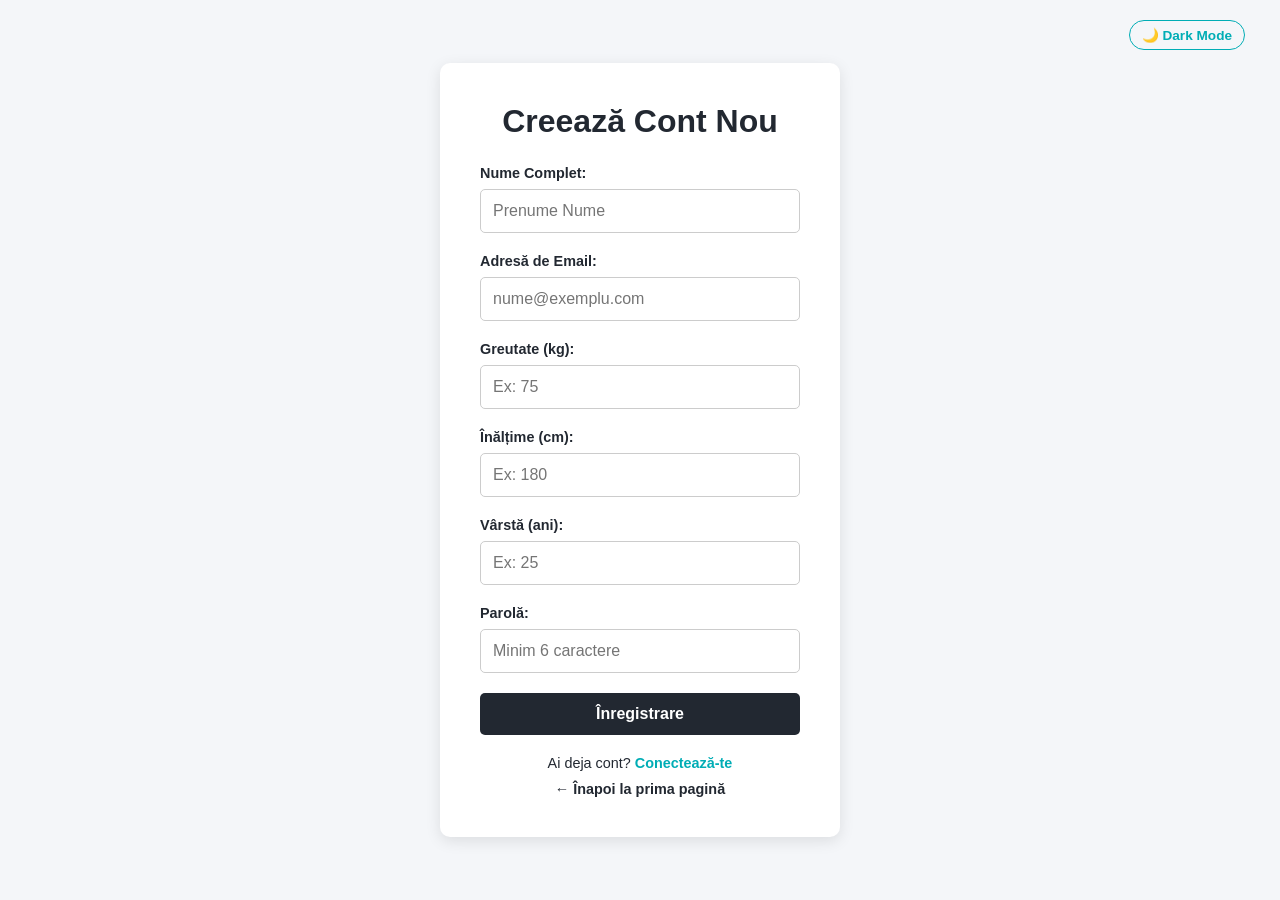
<file: register.html>
<!DOCTYPE html>
<html lang="ro">
<head>
    <meta charset="UTF-8">
    <meta name="viewport" content="width=device-width, initial-scale=1.0">
    <title>Înregistrare - FitLife Pro</title>
    <link rel="stylesheet" href="style.css">
</head>
<body style="background-color: #f4f6f9; display: flex; justify-content: center; align-items: center; min-height: 100vh; padding: 40px 0;">
<button id="theme-toggle" class="theme-toggle-btn" style="position: absolute; top: 20px; right: 20px;">🌙 Dark Mode</button>

    <section class="auth-section" style="padding: 0; width: 100%;">
        <form>
            <h2 style="text-align: center; margin-bottom: 25px;">Creează Cont Nou</h2>
            
            <!-- Câmp pentru Nume -->
            <div class="form-group">
                <label for="username">Nume Complet:</label>
                <input type="text" id="username" placeholder="Prenume Nume" required>
            </div>

            <!-- Câmp pentru Email -->
            <div class="form-group">
                <label for="email">Adresă de Email:</label>
                <input type="email" id="email" placeholder="nume@exemplu.com" required>
            </div>

            <!-- Câmp pentru Greutate -->
            <div class="form-group">
                <label for="weight">Greutate (kg):</label>
                <input type="number" id="weight" min="30" max="250" placeholder="Ex: 75" required>
            </div>

            <!-- Câmp pentru Înălțime -->
            <div class="form-group">
                <label for="height">Înălțime (cm):</label>
                <input type="number" id="height" min="100" max="250" placeholder="Ex: 180" required>
            </div>
            <!-- Câmp nou pentru Vârstă -->
            <div class="form-group">
                <label for="age">Vârstă (ani):</label>
                <input type="number" id="age" min="10" max="100" placeholder="Ex: 25" required>
            </div>

            <!-- Câmp pentru Parolă -->
            <div class="form-group">
                <label for="password">Parolă:</label>
                <input type="password" id="password" placeholder="Minim 6 caractere" required>
            </div>

            <button type="submit" class="submit-btn">Înregistrare</button>
            
            <p style="margin-top: 20px; text-align: center; font-size: 0.9rem;">
                Ai deja cont? <a href="login.html" style="color: #00adb5; text-decoration: none; font-weight: bold;">Conectează-te</a>
            </p>
            <p style="margin-top: 10px; text-align: center; font-size: 0.9rem;">
                <a href="index.html" style="color: #222831; text-decoration: none;">← Înapoi la prima pagină</a>
            </p>
        </form>
                </form> <!-- Aici se termină cutia albă a formularului -->

        <!-- Chiar sub ea, adaugi acest rând de cod: -->
      
        
    </main> <!-- Aici se închide secțiunea principală a paginii -->

    </section>
    <script>
        document.querySelector('form').addEventListener('submit', function(event) {
            event.preventDefault(); 

            const nume = document.getElementById('username').value;
            const email = document.getElementById('email').value.trim(); // ștergem spațiile libere accidentale
            const greutate = document.getElementById('weight').value;
            const inaltime = document.getElementById('height').value;
           const varsta = document.getElementById('age').value;

            const parola = document.getElementById('password').value;

            if (parola.length < 6) {
                alert('Parola trebuie să aibă minimum 6 caractere!');
                return;
            }

            // 1. Preluăm lista existentă de utilizatori din browser. 
            // Dacă nu există niciunul, creăm o listă goală [].
            let listaUtilizatori = JSON.parse(localStorage.getItem('utilizatori_fitlife')) || [];

            // 2. VERIFICARE: Căutăm dacă există deja cineva cu același email în listă
            const emailExistent = listaUtilizatori.find(u => u.email === email);

            if (emailExistent) {
                // Dacă l-am găsit, oprim înregistrarea și îi dăm o alertă clară
                alert('Această adresă de email este deja folosită! Te rugăm să folosești altă adresă sau să te conectezi.');
                return; // Oprește rularea codului de mai jos
            }

            // 3. Dacă email-ul este nou, creăm obiectul utilizatorului
           const utilizatorNou = {
    nume: nume,
    email: email,
    greutate: greutate,
    inaltime: inaltime,
    varsta: varsta, // <-- Aceasta este linia nouă
    parola: parola
};


            // 4. Adăugăm utilizatorul nou în lista noastră
            listaUtilizatori.push(utilizatorNou);

            // 5. Salvăm lista actualizată înapoi în browser
            localStorage.setItem('utilizatori_fitlife', JSON.stringify(listaUtilizatori));

            alert('Contul tău a fost creat cu succes! Acum te poți conecta.');
            window.location.href = 'login.html';
        });
    </script>
    <script>
        const butonTema = document.getElementById('theme-toggle');
        const temaSalvata = localStorage.getItem('tema_site');
        
        if (temaSalvata === 'dark') {
            document.body.classList.add('dark-theme');
            butonTema.innerText = '☀️ Light Mode';
        }

        butonTema.addEventListener('click', () => {
            document.body.classList.toggle('dark-theme');
            if (document.body.classList.contains('dark-theme')) {
                butonTema.innerText = '☀️ Light Mode';
                localStorage.setItem('tema_site', 'dark');
            } else {
                butonTema.innerText = '🌙 Dark Mode';
                localStorage.setItem('tema_site', 'light');
            }
        });
    </script>

</body>
</html>
</file>
<file: style.css>
/* Resetare margini implicite*/
* {
    margin: 0;
    padding: 0;
    box-sizing: border-box;
    font-family: 'Segoe UI', Tahoma, Geneva, Verdana, sans-serif;
}

/* Stil pentru bara de navigare */
.navbar {
    display: flex;
    justify-content: space-between;
    align-items: center;
    padding: 15px 5%;
    background-color: #1a1a1a;
    color: #ffffff;
}

.nav-links a {
    color: #ffffff;
    text-decoration: none;
    margin-right: 20px;
    font-weight: bold;
    transition: color 0.3s;
}

.nav-links a:hover {
    color: #00adb5;
}
/* Stil pentru link-ul paginii pe care te afli în momentul respectiv */
.nav-links a.active {
    color: #00adb5;
}

/* Zona butoanelor din dreapta */
.auth-buttons {
    display: flex;
    align-items: center;
    gap: 15px; /* Spațiu între cele două butoane */
}

.login-btn {
    color: #ffffff;
    text-decoration: none;
    font-weight: bold;
    transition: color 0.3s;
}

.login-btn:hover {
    color: #00adb5;
}

.register-btn {
    padding: 8px 18px;
    background-color: #00adb5;
    color: #ffffff;
    text-decoration: none;
    font-weight: bold;
    border-radius: 20px;
    transition: background-color 0.3s, transform 0.2s;
}

.register-btn:hover {
    background-color: #007c82;
    transform: scale(1.05);
}


/* Stil pentru secțiunea principală (Hero) */
.hero-section {
    height: 80vh;
    display: flex;
    flex-direction: column;
    justify-content: center;
    align-items: center;
    text-align: center;
    background: linear-gradient(135deg, #393e46, #222831);
    color: #ffffff;
    padding: 20px;
}

.hero-section h1 {
    font-size: 3rem;
    margin-bottom: 20px;
}

.hero-section p {
    font-size: 1.2rem;
    margin-bottom: 30px;
    max-width: 600px;
    color: #eeeeee;
}

/* Stil pentru buton */
.cta-btn {
    padding: 12px 30px;
    font-size: 1rem;
    font-weight: bold;
    color: #ffffff;
    background-color: #00adb5;
    border: none;
    border-radius: 25px;
    cursor: pointer;
    transition: transform 0.2s, background-color 0.3s;
}

.cta-btn:hover {
    background-color: #007c82;
    transform: scale(1.05); /* Efect de mărire ușoară */
}
/* Stil pentru Secțiunea de Autentificare */
.auth-section {
    padding: 60px 20px;
    display: flex;
    flex-direction: column;
    align-items: center;
    background-color: #f4f6f9; /* Un fundal gri foarte deschis pentru contrast */
    color: #222831;
}

.auth-section h2 {
    font-size: 2rem;
    margin-bottom: 30px;
}

/* Stil pentru formularul propriu-zis */
.auth-section form {
    background-color: #ffffff; /* Formularul va fi o cutie albă */
    padding: 40px;
    border-radius: 10px;
    box-shadow: 0 4px 15px rgba(0, 0, 0, 0.1); /* Umbră discretă în jurul cutiei */
    width: 100%;
    max-width: 400px; /* Să nu se lățească prea mult pe ecrane mari */
}

/* Gruparea fiecărui rând (etichetă + căsuță) */
.form-group {
    display: flex;
    flex-direction: column;
    margin-bottom: 20px;
}

.form-group label {
    font-weight: bold;
    margin-bottom: 8px;
    font-size: 0.9rem;
}

/* Stil pentru căsuțele unde se tastează */
.form-group input {
    padding: 12px;
    border: 1px solid #cccccc;
    border-radius: 5px;
    font-size: 1rem;
    outline: none;
    transition: border-color 0.3s;
}

/* Ce se întâmplă când utilizatorul dă click în interiorul căsuței */
.form-group input:focus {
    border-color: #00adb5; /* Se face albastră, asortată cu butonul tău */
}

/* Stil pentru butonul din formular */
.submit-btn {
    width: 100%;
    padding: 12px;
    background-color: #222831; /* Un buton închis la culoare pentru contrast */
    color: #ffffff;
    border: none;
    border-radius: 5px;
    font-size: 1rem;
    font-weight: bold;
    cursor: pointer;
    transition: background-color 0.3s;
}

.submit-btn:hover {
    background-color: #393e46; /* Se deschide puțin la culoare la hover */
}
/* --- STIL SECȚIUNE CARDURI --- */
.services-section {
    padding: 60px 10%;
    background-color: #ffffff; /* Fundal alb curat pentru această zonă */
    text-align: center;
}

.section-title {
    font-size: 2rem;
    color: #222831;
    margin-bottom: 40px;
}

/* Containerul aliniază cele 3 carduri pe orizontală */
.cards-container {
    display: flex;
    justify-content: space-between;
    gap: 30px; /* Spațiu între carduri */
}

/* Stilul pentru o singură cutie de card */
.card {
    background-color: #f4f6f9;
    border-radius: 12px;
    overflow: hidden; /* Taie colțurile imaginii dacă depășesc marginea rotunjită a cardului */
    box-shadow: 0 4px 10px rgba(0,0,0,0.05); /* Umbră discretă */
    flex: 1; /* Forțează cele 3 carduri să aibă lățimi egale în mod automat */
    transition: transform 0.3s;
}

/* Efect de plutire când pui mouse-ul pe un card */
.card:hover {
    transform: translateY(-8px);
}

/* Controlăm dimensiunea imaginilor din carduri */
.card img {
    width: 100%;
    height: 200px;
    object-fit: cover; /* Taie inteligent din imagine ca să se încadreze perfect fără să se deformeze */
}

/* Spațierea textului din interiorul cardului */
.card-content {
    padding: 20px;
    text-align: left;
}

.card-content h3 {
    font-size: 1.3rem;
    color: #222831;
    margin-bottom: 10px;
}

.card-content p {
    font-size: 0.95rem;
    color: #555555;
    line-height: 1.5; /* Spațierea dintre rândurile de text */
}
/* --- SCHIMBARE CURSOR PENTRU ELEMENTE INTERACTIVE --- */

/* Pentru butonul mare din secțiunea Hero și cel din formulare */
.cta-btn, .submit-btn {
    cursor: pointer; /* Transformă săgeata mouse-ului într-o mână care dă click */
}

/* Pentru orice element care are clasa de card (dacă vrei ca tot cardul să pară că se poate apăsa) */
.card {
    cursor: pointer;
}
/* Schimbă cursorul în mânuță pentru căsuțele de introducere date și meniurile derulante */
/* Forțează mânuța (pointer) strict pe săgețile de sus/jos din căsuțele de numere */
input[type="number"]::-webkit-inner-spin-button,
input[type="number"]::-webkit-outer-spin-button {
    cursor: pointer;
}
/* Pune mânuța doar pe meniurile derulante (Gen și Nivel de activitate) */
.form-group select {
    cursor: pointer;
}

/* Păstrează mânuța strict pe săgețile de sus/jos de la numere */
input[type="number"]::-webkit-inner-spin-button,
input[type="number"]::-webkit-outer-spin-button {
    cursor: pointer;
}
/* --- EFECT DE MĂRIRE PENTRU LINK-URILE DIN FORMULARE --- */
.auth-section form a {
    display: inline-block; /* Permite textului să se mărească corect */
    color: #00adb5; /* Culoarea turcoaz asortată */
    text-decoration: none;
    font-weight: bold;
    cursor: pointer;
    transition: transform 0.2s ease, color 0.2s ease;
}

/* Efectul când treci cu mouse-ul peste link */
.auth-section form a:hover {
    transform: scale(1.08); /* Se mărește discret */
    color: #007c82; /* Se închide puțin la culoare la hover */
}
/* --- EFECT DE MĂRIRE PENTRU LINK-UL DE ÎNTOARCERE ACASĂ --- */
.auth-section > a {
    display: inline-block;
    color: #ffffff; /* Text alb ca să se vadă pe fundalul închis */
    margin-top: 20px;
    text-decoration: underline;
    cursor: pointer;
    transition: transform 0.2s ease, color 0.2s ease;
}

/* Efectul de mărire pentru link-ul de întoarcere */
.auth-section > a:hover {
    transform: scale(1.05);
    color: #00adb5; /* Se face turcoaz când pui mouse-ul pe el */
}
/* ==========================================
   STILURI PENTRU DARK MODE / LIGHT MODE
   ========================================== */

/* Definim culorile de bază pentru tema întunecată */
body.dark-theme {
    background-color: #222831 !important;
    color: #eeeeee !important;
}

/* Schimbăm culoarea secțiunilor când tema este activă */
body.dark-theme .services-section,
body.dark-theme .auth-section,
body.dark-theme .exercitii-detalii {
    background-color: #222831 !important;
    color: #eeeeee !important;
}

/* Cardurile și formularele devin gri închis în loc de alb */
body.dark-theme .card,
body.dark-theme .auth-section form,
body.dark-theme #rezultat-calorii {
    background-color: #393e46 !important;
    color: #eeeeee !important;
    box-shadow: 0 4px 15px rgba(0, 0, 0, 0.3) !important;
}

/* Textele secundare sau titlurile din interiorul cardurilor */
body.dark-theme .card h3,
body.dark-theme .card p,
body.dark-theme .exercitiu-item h4,
body.dark-theme .exercitiu-item p,
body.dark-theme .section-title,
body.dark-theme #rezultat-calorii h3 {
    color: #ffffff !important;
}

/* Inputurile și căsuțele de select din formulare */
body.dark-theme .form-group input,
body.dark-theme .form-group select {
    background-color: #222831 !important;
    color: #ffffff !important;
    border: 1px solid #555555 !important;
}

/* Stil pentru butonul mic de schimbat tema din Navbar */
.theme-toggle-btn {
    background: none;
    border: 1px solid #00adb5;
    color: #00adb5;
    padding: 6px 12px;
    border-radius: 15px;
    cursor: pointer;
    font-weight: bold;
    font-size: 0.85rem;
    transition: all 0.3s;
    margin-right: 15px; /* Spațiu până la butoanele de login/logout */
}

.theme-toggle-btn:hover {
    background-color: #00adb5;
    color: #ffffff;
}
/* ==========================================
   FORȚARE CULORI SECȚIUNE HERO (PAGINA PRINCIPALĂ)
   ========================================== */

/* 1. Cum arată secțiunea Hero pe Light Mode (Implicit) */
.hero-section {
    background: #ffffff !important; /* O facem complet albă */
    color: #222831 !important; /* Schimbăm textul în text închis, ca să se poată citi pe alb */
}

/* Facem și subtitlul din Hero să fie lizibil pe fundal alb */
.hero-section p {
    color: #555555 !important;
}

/* 2. Cum arată secțiunea Hero DOAR CÂND se activează Dark Mode */
body.dark-theme .hero-section {
    background: linear-gradient(135deg, #393e46, #222831) !important; /* Revine la negrul/griul tău original */
    color: #ffffff !important; /* Textul revine la alb */
}

body.dark-theme .hero-section p {
    color: #eeeeee !important;
}
    /* --- ADAUGĂ LA FINALUL FIȘIERULUI STYLE.CSS --- */

/* Wrapper-ul care le pune stânga-dreapta */
.nutritie-calculatoare-wrapper {
    display: flex;
    flex-direction: row;
    justify-content: center;
    gap: 30px; 
    flex-wrap: wrap;
    margin: 30px auto;
    max-width: 1100px;
    padding: 0 15px;
}

/* Stilul de bază pentru ambele calculatoare */
.calculator-box {
    flex: 1;
    min-width: 290px;
    padding: 20px;
    border-radius: 12px;
    box-shadow: 0 4px 12px rgba(0, 0, 0, 0.08);
    background-color: #ffffff;
    color: #222222;
    transition: background-color 0.3s ease, color 0.3s ease;
}

.input-grup-macro { margin-bottom: 12px; display: flex; flex-direction: column; }
.input-grup-macro label { font-weight: bold; margin-bottom: 5px; }
.input-grup-macro input { padding: 10px; border-radius: 6px; border: 1px solid #ccc; font-size: 16px; }

#btn-calculeaza-macro {
    width: 100%;
    padding: 12px;
    background-color: #00adb5;
    color: white;
    border: none;
    border-radius: 6px;
    font-size: 16px;
    cursor: pointer;
    font-weight: bold;
}
#btn-calculeaza-macro:hover { background-color: #008c94; }

#rezultat-macro-box { margin-top: 15px; padding: 12px; background: rgba(0,0,0,0.04); border-radius: 6px; }
.macro-linie { display: flex; justify-content: space-between; margin-bottom: 6px; font-size: 16px; }
.macro-valoare { font-weight: bold; color: #00adb5; }

/* REPARAREA PENTRU DARK MODE-UL TĂU */
body.dark-theme .calculator-box {
    background-color: #1e1e24 !important;
    color: #eeeeee !important;
    border: 1px solid #333;
    box-shadow: 0 4px 15px rgba(0, 0, 0, 0.5);
}
body.dark-theme #rezultat-macro-box {
    background: rgba(255, 255, 255, 0.05);
}
/* ========================================================================= */
/* ALINIERE ȘI ASPECT PENTRU CALCULATOARELE DIN SECȚIUNEA NUTRIȚIE          */
/* ========================================================================= */

/* Pune cele două calculatoare în paralel (stânga-dreapta) */
.nutritie-calculatoare-wrapper {
    display: flex;
    flex-direction: row;
    justify-content: center;
    align-items: flex-start;
    gap: 40px; 
    flex-wrap: wrap; /* Pe telefoane le pune automat unul sub altul ca să nu se strice site-ul */
    margin: 40px auto;
    max-width: 1200px;
    padding: 0 20px;
}

/* Stilul general de bază pentru cutia fiecărui calculator */
.calculator-box {
    flex: 1;
    min-width: 320px;
    max-width: 500px;
    padding: 25px;
    border-radius: 12px;
    box-shadow: 0 5px 20px rgba(0, 0, 0, 0.08);
    background-color: #ffffff;
    color: #222222;
    transition: background-color 0.3s ease, color 0.3s ease, border-color 0.3s ease;
}

/* Efect fluid pentru tabelul noului calculator */
#rezultat-macro-box {
    transition: background-color 0.3s ease;
}

/* ========================================================================= */
/* LOGICA DE LOGARE LA TEMA ÎNTUNECATĂ (DARK MODE)                           */
/* ========================================================================= */

/* Schimbă fundalul și textul pentru ambele calculatoare pe modul nocturn */
body.dark-theme .calculator-box {
    background-color: #1e1e24 !important;
    color: #eeeeee !important;
    border: 1px solid #333333;
    box-shadow: 0 5px 25px rgba(0, 0, 0, 0.5);
}

/* Adaptează fundalul zonei de rezultate a macronutrienților */
body.dark-theme #rezultat-macro-box {
    background: rgba(255, 255, 255, 0.05) !important;
}

/* Adaptează fundalul și textul zonei de rezultate a caloriilor */
body.dark-theme #rezultat-calorii {
    background: #1e1e24 !important;
    border: 1px solid #333333;
    box-shadow: 0 5px 25px rgba(0, 0, 0, 0.5);
}

body.dark-theme #rezultat-calorii h3,
body.dark-theme #rezultat-calorii p,
body.dark-theme #rezultat-calorii span {
    color: #eeeeee !important;
}

/* Culori mai închise și plăcute la ochi pentru cutiile de deficit/surplus în Dark Mode */
body.dark-theme .zona-slabire-box {
    background-color: #3b1818 !important;
}

body.dark-theme .zona-masa-box {
    background-color: #142e1b !important;
}
/* --- ASCUNDEREA SĂGEȚILOR DIN TOATE CĂSUȚELE DE TIP NUMĂR --- */

/* Pentru browserele Chrome, Safari, Edge și Opera */
input::-webkit-outer-spin-button,
input::-webkit-inner-spin-button {
    -webkit-appearance: none;
    appearance: none;
    margin: 0;
}

/* Pentru browserul Firefox */
input[type=number] {
    -moz-appearance: textfield;
    appearance: textfield;
}/* ========================================================================= */
/* INTERFAȚĂ MODERNĂ CHAT AI - DESIGN PREMIUM (LIGHT & DARK MODE)          */
/* ========================================================================= */

.ai-chat-section {
    display: flex;
    justify-content: center;
    width: 100%;
    margin: 50px auto 20px auto;
    padding: 0 20px;
}

/* Cardul principal de Chat */
.chat-card {
    width: 100%;
    max-width: 680px;
    background: #ffffff;
    border-radius: 16px;
    box-shadow: 0 10px 30px rgba(0, 0, 0, 0.05), 0 1px 3px rgba(0, 0, 0, 0.02);
    overflow: hidden;
    border: 1px solid #eef2f5;
    transition: all 0.3s ease;
}

/* Header-ul ferestrei de Chat */
.chat-header {
    background: #1a1a1a;
    color: #ffffff;
    padding: 16px 24px;
    display: flex;
    align-items: center;
    gap: 12px;
    border-bottom: 1px solid rgba(255, 255, 255, 0.05);
}

.status-dot {
    width: 9px;
    height: 9px;
    background-color: #00adb5;
    border-radius: 50%;
    display: inline-block;
    position: relative;
    box-shadow: 0 0 10px #00adb5;
    animation: pulseGlow 2s infinite;
}

@keyframes pulseGlow {
    0% { transform: scale(0.95); box-shadow: 0 0 0 0 rgba(0, 173, 181, 0.5); }
    70% { transform: scale(1); box-shadow: 0 0 0 6px rgba(0, 173, 181, 0); }
    100% { transform: scale(0.95); box-shadow: 0 0 0 0 rgba(0, 173, 181, 0); }
}

.chat-header h3 {
    margin: 0;
    font-size: 1.05rem;
    font-weight: 600;
    letter-spacing: 0.5px;
}

/* Zona interioară de mesaje */
.chat-box {
    height: 400px;
    overflow-y: auto;
    padding: 24px;
    background: #f8fafc;
    display: flex;
    flex-direction: column;
    gap: 16px;
    scroll-behavior: smooth;
}

/* Scrollbar personalizat și discret */
.chat-box::-webkit-scrollbar {
    width: 5px;
}
.chat-box::-webkit-scrollbar-track {
    background: transparent;
}
.chat-box::-webkit-scrollbar-thumb {
    background: #e2e8f0;
    border-radius: 10px;
}

/* Bulele de text generale */
.user-msg, .ai-msg {
    max-width: 75%;
    padding: 12px 18px;
    border-radius: 14px;
    line-height: 1.6;
    font-size: 0.95rem;
    box-shadow: 0 2px 4px rgba(0, 0, 0, 0.01);
    transition: all 0.2s ease;
}

/* Mesajele trimise de Utilizator (Dreapta) */
.user-msg {
    background: #00adb5;
    color: #ffffff;
    align-self: flex-end;
    border-bottom-right-radius: 2px;
}
.user-msg strong {
    color: rgba(255, 255, 255, 0.9);
    font-size: 0.8rem;
    text-transform: uppercase;
    letter-spacing: 0.5px;
    display: block;
    margin-bottom: 4px;
}

/* Mesajele trimise de AI (Stânga) */
.ai-msg {
    background: #ffffff;
    color: #2d3748;
    align-self: flex-start;
    border-bottom-left-radius: 2px;
    border: 1px solid #edf2f7;
}
.ai-msg strong {
    color: #00adb5;
    font-size: 0.8rem;
    text-transform: uppercase;
    letter-spacing: 0.5px;
    display: block;
    margin-bottom: 4px;
}

/* Zona de tastare de jos */
.chat-input-area {
    display: flex;
    padding: 16px 24px;
    background: #ffffff;
    border-top: 1px solid #edf2f7;
    gap: 12px;
}

.chat-input-area input {
    flex-grow: 1;
    padding: 14px 18px;
    border: 1px solid #e2e8f0;
    border-radius: 24px;
    outline: none;
    font-size: 0.95rem;
    background: #f8fafc;
    color: #2d3748;
    transition: all 0.2s ease;
}

.chat-input-area input:focus {
    border-color: #00adb5;
    background: #ffffff;
    box-shadow: 0 0 0 3px rgba(0, 173, 181, 0.1);
}

.chat-input-area button {
    padding: 0 24px;
    background: #222831;
    color: #ffffff;
    border: none;
    border-radius: 24px;
    font-weight: 600;
    font-size: 0.95rem;
    cursor: pointer;
    transition: all 0.2s ease;
}

.chat-input-area button:hover {
    background: #00adb5;
    transform: translateY(-1px);
}

/* ==========================================
   ADAPTARE AUTOMATĂ PENTRU TEMA ÎNTUNECATĂ 🌙
   ========================================== */
body.dark-theme .chat-card {
    background: #1e1e24;
    border-color: #2a2a35;
    box-shadow: 0 10px 30px rgba(0, 0, 0, 0.4);
}

body.dark-theme .chat-header {
    background: #141419;
}

body.dark-theme .chat-box {
    background: #141419;
}

body.dark-theme .chat-box::-webkit-scrollbar-thumb {
    background: #2d2d3d;
}

body.dark-theme .ai-msg {
    background: #23232f;
    color: #e2e8f0;
    border-color: #2a2a35;
}

body.dark-theme .chat-input-area {
    background: #1e1e24;
    border-top-color: #2a2a35;
}

body.dark-theme .chat-input-area input {
    background: #23232f;
    border-color: #2a2a35;
    color: #ffffff;
}

body.dark-theme .chat-input-area input:focus {
    border-color: #00adb5;
    box-shadow: 0 0 0 3px rgba(0, 173, 181, 0.15);
}

body.dark-theme .chat-input-area button {
    background: #00adb5;
}

body.dark-theme .chat-input-area button:hover {
    background: #008c94;
}
</file>
